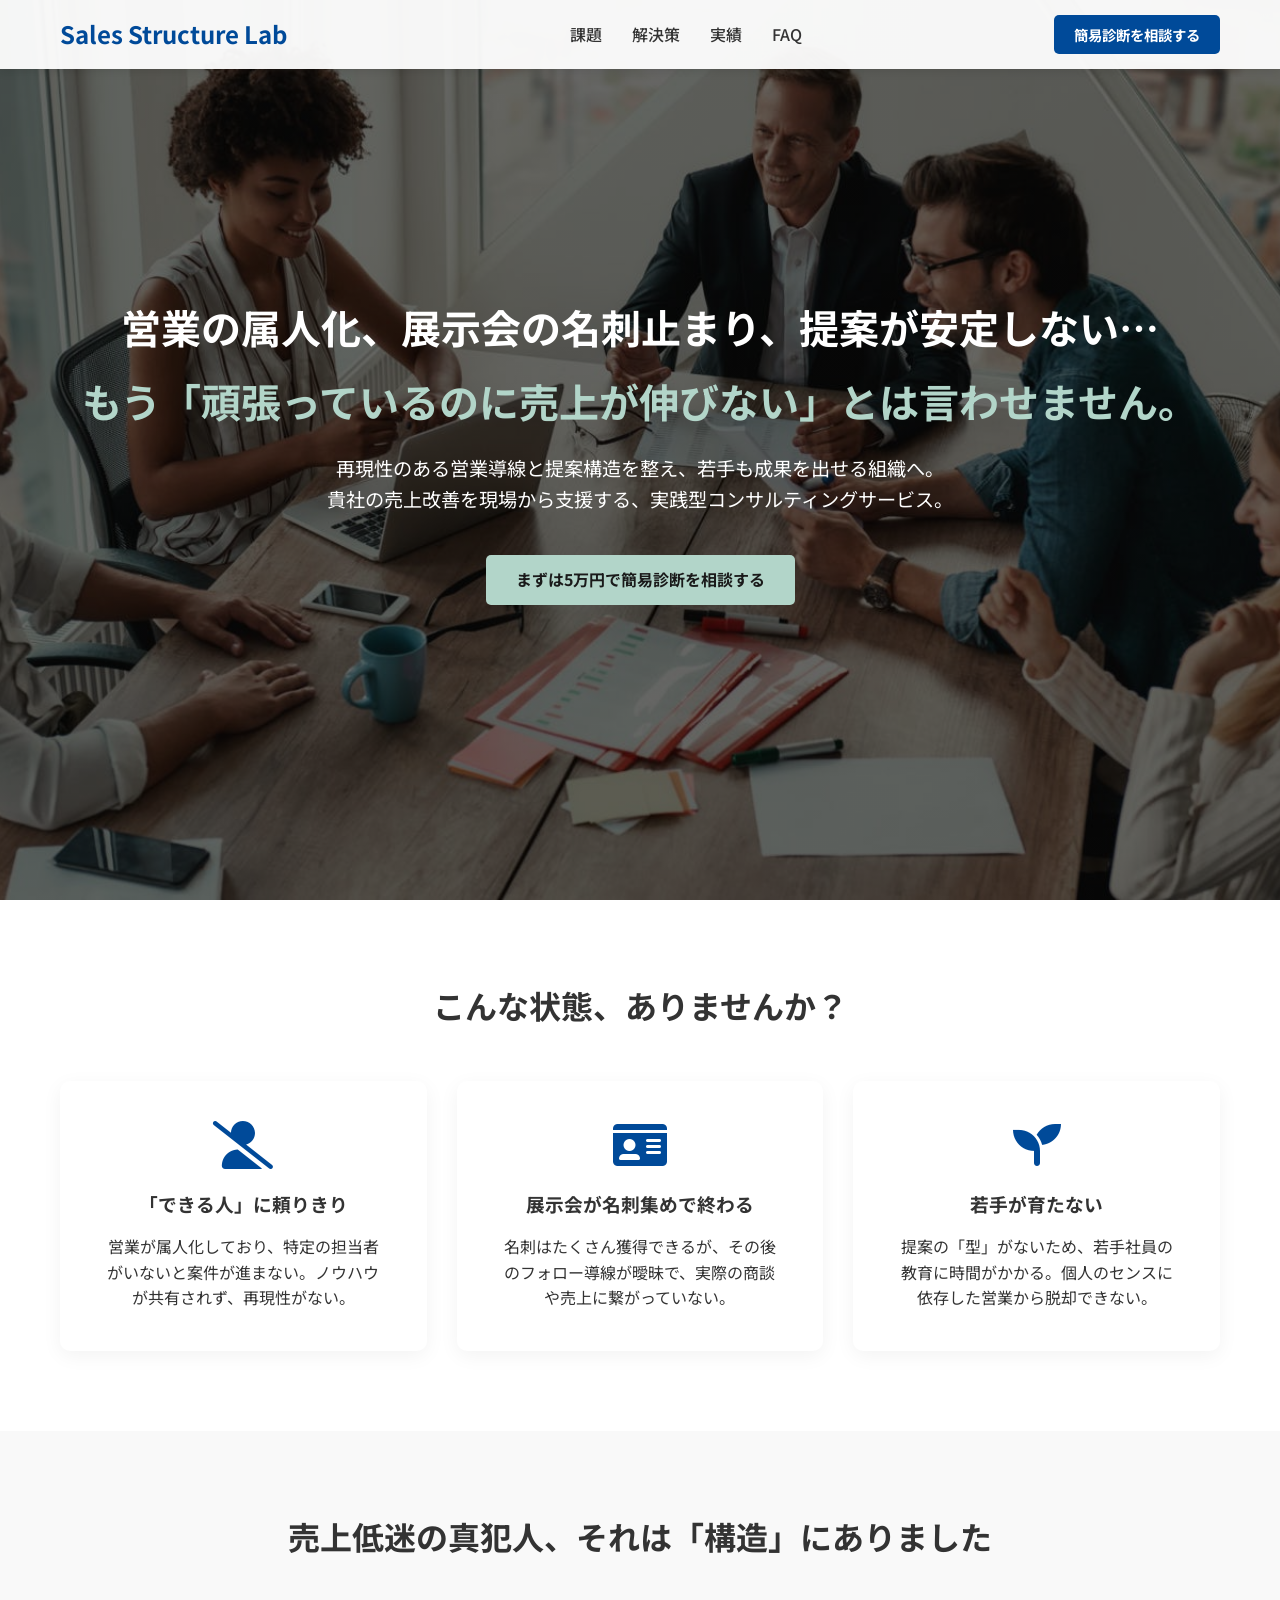
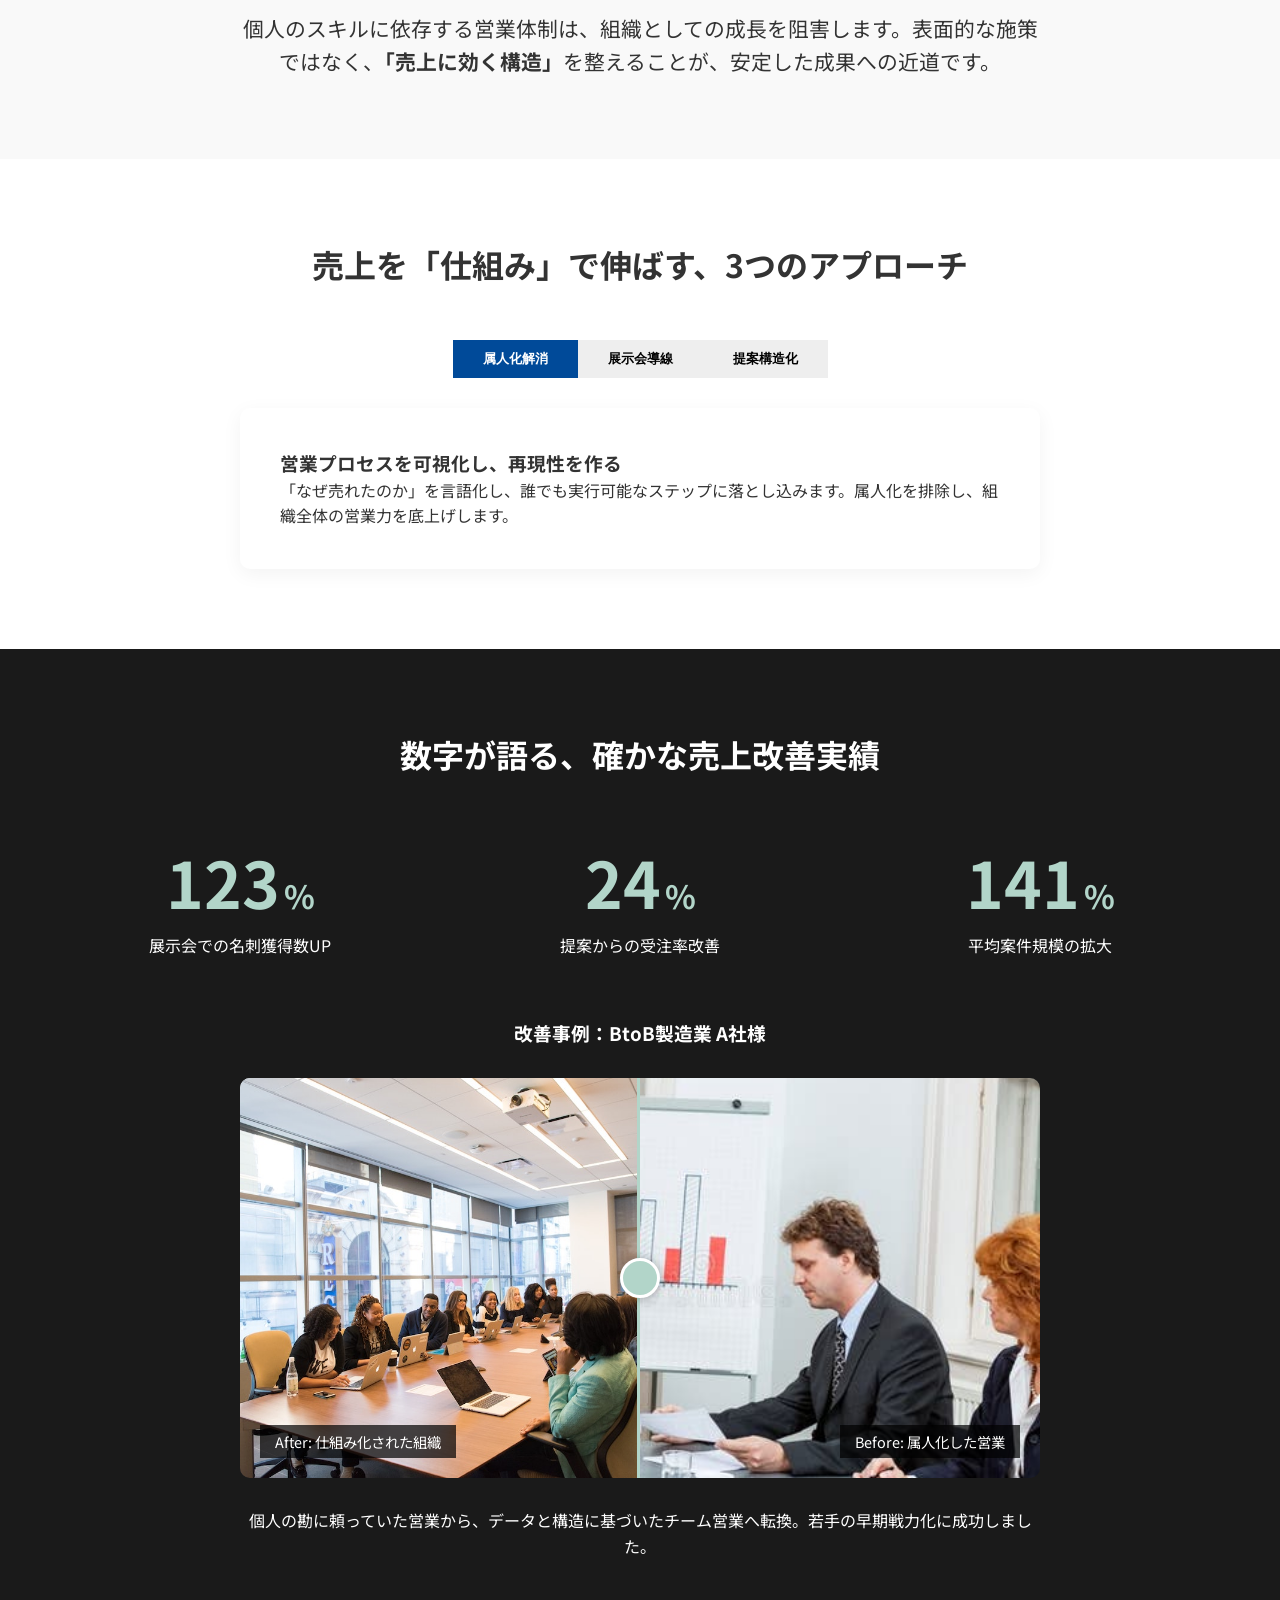
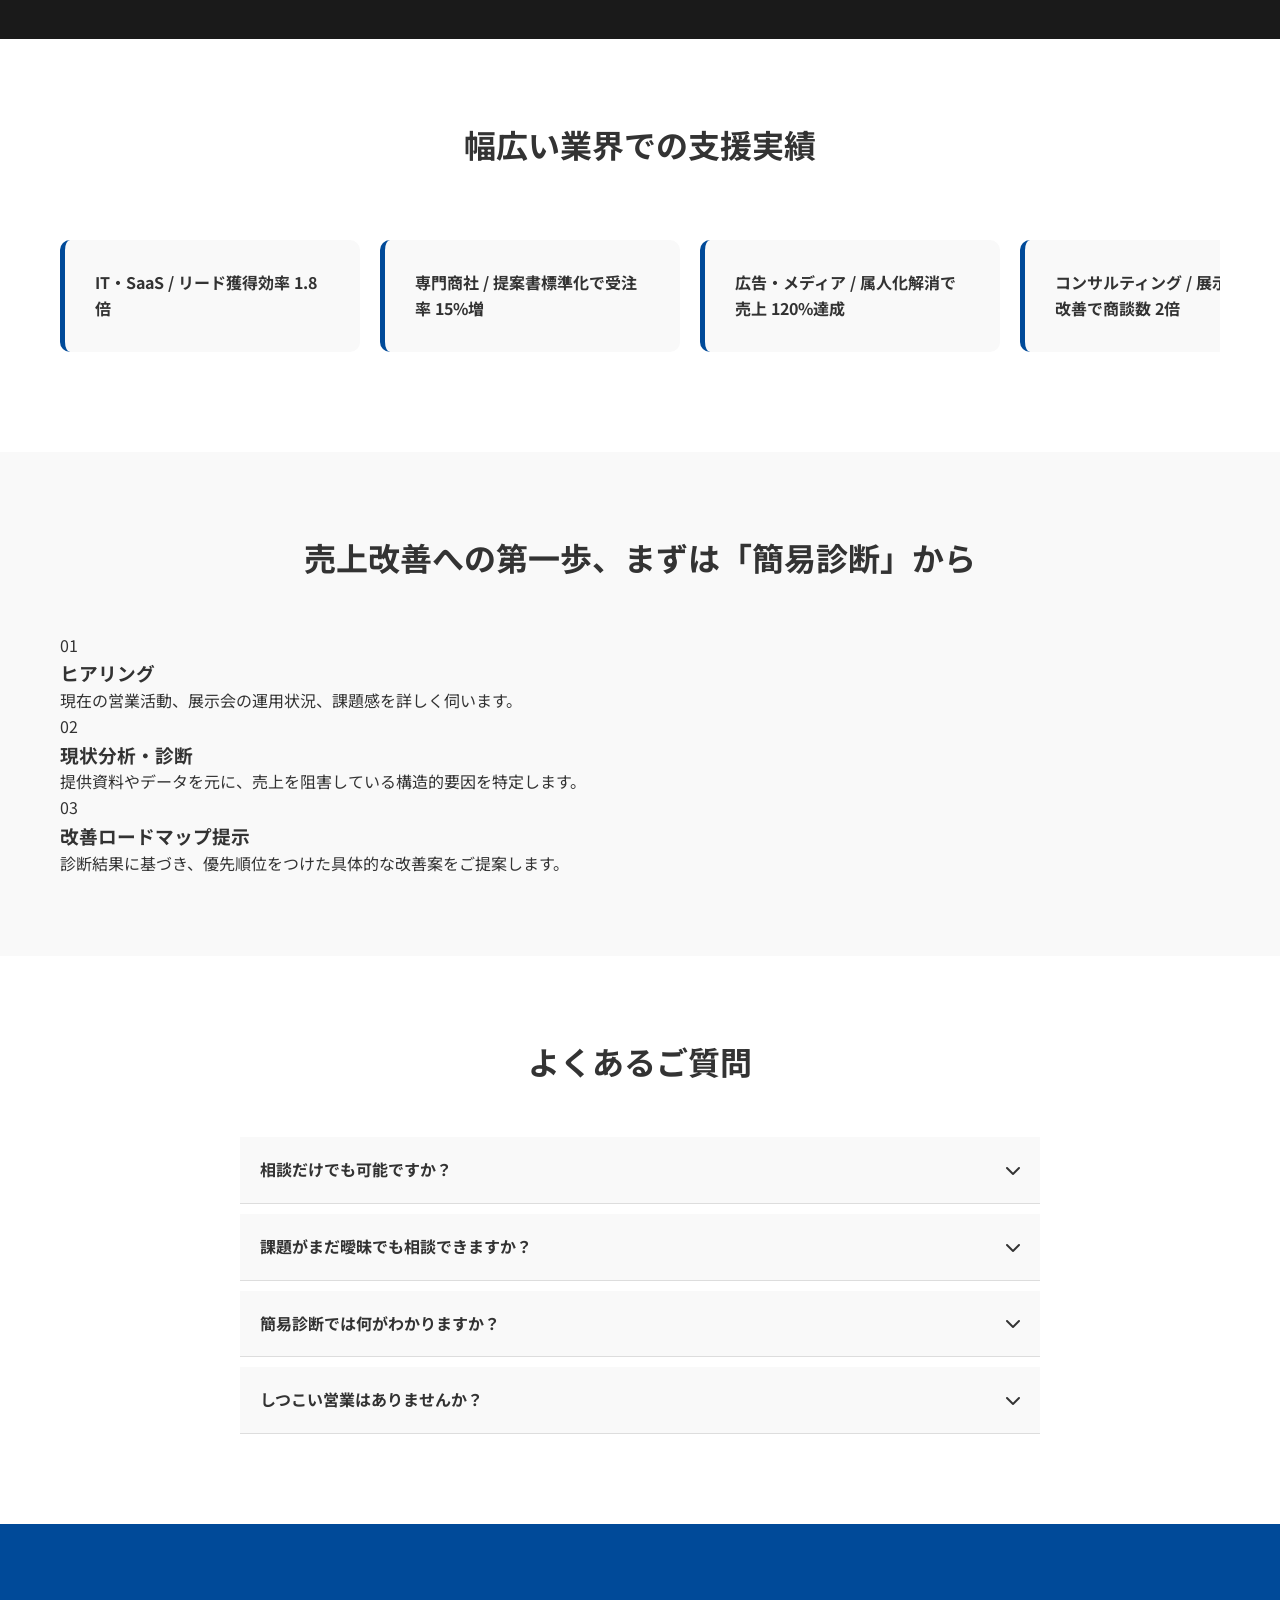
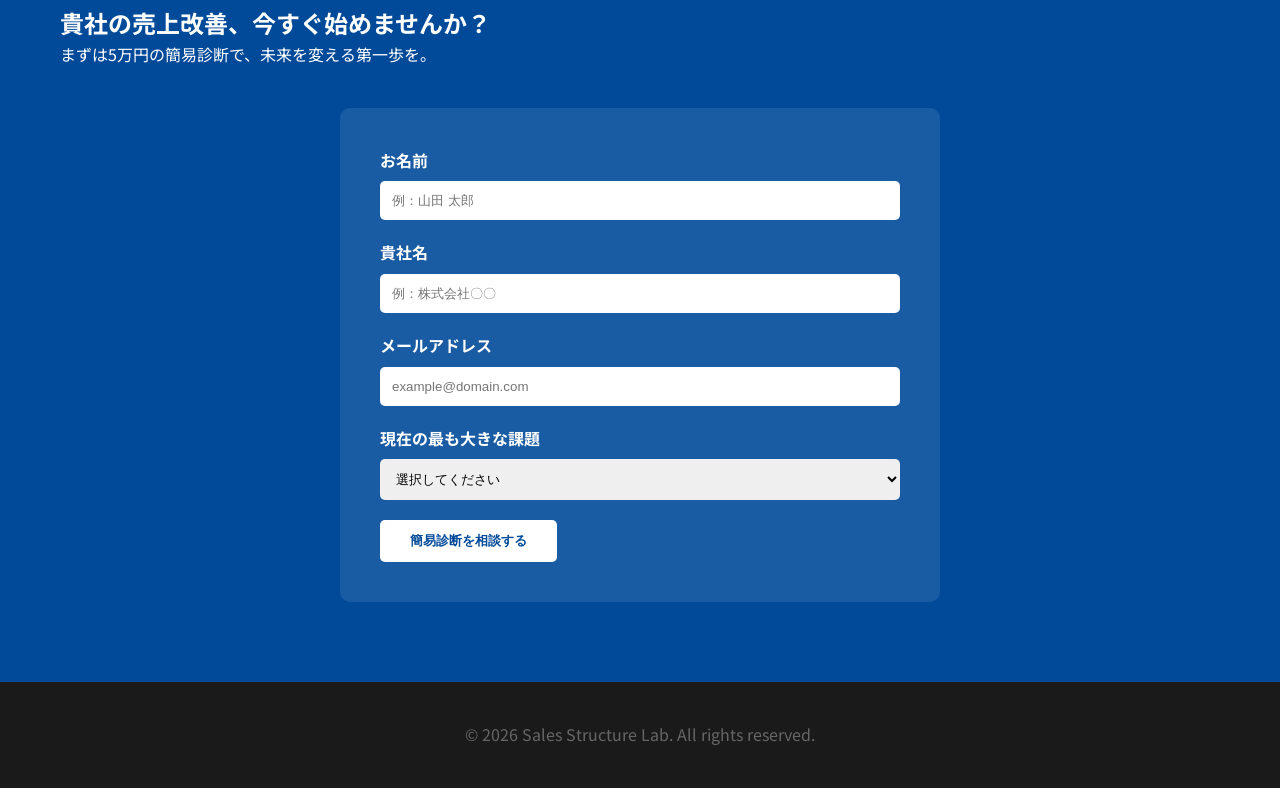
<file: index.html>
<!DOCTYPE html>
<html lang="ja">
<head>
    <meta charset="UTF-8">
    <meta name="viewport" content="width=device-width, initial-scale=1.0">
    <title>営業改善コンサルティング | 属人化解消・売上最大化</title>
    <meta name="description" content="営業の属人化を解消し、再現性のある提案構造と展示会導線を整える。5万円の簡易診断から始める売上改善サービス。">
    <link rel="stylesheet" href="style.css">
    <link rel="stylesheet" href="https://cdnjs.cloudflare.com/ajax/libs/font-awesome/6.0.0/css/all.min.css">
    <!-- Google Fonts -->
    <link href="https://fonts.googleapis.com/css2?family=Noto+Sans+JP:wght@400;700&display=swap" rel="stylesheet">
</head>
<body>

    <!-- 1. スクロール進捗バー -->
    <div id="scroll-progress"></div>

    <!-- ヘッダー -->
    <header>
        <div class="container">
            <div class="logo">Sales Structure Lab</div>
            <nav>
                <ul>
                    <li><a href="#problems">課題</a></li>
                    <li><a href="#solution">解決策</a></li>
                    <li><a href="#results">実績</a></li>
                    <li><a href="#faq">FAQ</a></li>
                </ul>
            </nav>
            <a href="#cta" class="btn btn-header">簡易診断を相談する</a>
        </div>
    </header>

    <!-- 1. ファーストビュー -->
    <section id="hero" class="hero-section">
        <div class="container">
            <div class="hero-content fade-in">
                <h1>営業の属人化、展示会の名刺止まり、提案が安定しない…<br><span>もう「頑張っているのに売上が伸びない」とは言わせません。</span></h1>
                <p>再現性のある営業導線と提案構造を整え、若手も成果を出せる組織へ。<br>貴社の売上改善を現場から支援する、実践型コンサルティングサービス。</p>
                <div class="hero-btns">
                    <a href="#cta" class="btn btn-primary">まずは5万円で簡易診断を相談する</a>
                </div>
            </div>
        </div>
    </section>

    <!-- 2. 共感セクション -->
    <section id="problems" class="section">
        <div class="container">
            <h2 class="section-title fade-in">こんな状態、ありませんか？</h2>
            <div class="problem-grid">
                <div class="problem-card fade-in">
                    <i class="fas fa-user-slash"></i>
                    <h3>「できる人」に頼りきり</h3>
                    <p>営業が属人化しており、特定の担当者がいないと案件が進まない。ノウハウが共有されず、再現性がない。</p>
                </div>
                <div class="problem-card fade-in">
                    <i class="fas fa-id-card"></i>
                    <h3>展示会が名刺集めで終わる</h3>
                    <p>名刺はたくさん獲得できるが、その後のフォロー導線が曖昧で、実際の商談や売上に繋がっていない。</p>
                </div>
                <div class="problem-card fade-in">
                    <i class="fas fa-seedling"></i>
                    <h3>若手が育たない</h3>
                    <p>提案の「型」がないため、若手社員の教育に時間がかかる。個人のセンスに依存した営業から脱却できない。</p>
                </div>
            </div>
        </div>
    </section>

    <!-- 3. 課題の本質 -->
    <section id="essence" class="section bg-light">
        <div class="container">
            <div class="essence-content fade-in">
                <h2 class="section-title">売上低迷の真犯人、それは「構造」にありました</h2>
                <p>個人のスキルに依存する営業体制は、組織としての成長を阻害します。表面的な施策ではなく、<strong>「売上に効く構造」</strong>を整えることが、安定した成果への近道です。</p>
            </div>
        </div>
    </section>

    <!-- 4. 解決策の提示 -->
    <section id="solution" class="section">
        <div class="container">
            <h2 class="section-title fade-in">売上を「仕組み」で伸ばす、3つのアプローチ</h2>
            <!-- 7. タブ切替 -->
            <div class="tabs fade-in">
                <div class="tab-buttons">
                    <button class="tab-btn active" data-tab="tab1">属人化解消</button>
                    <button class="tab-btn" data-tab="tab2">展示会導線</button>
                    <button class="tab-btn" data-tab="tab3">提案構造化</button>
                </div>
                <div class="tab-content">
                    <div id="tab1" class="tab-pane active">
                        <h3>営業プロセスを可視化し、再現性を作る</h3>
                        <p>「なぜ売れたのか」を言語化し、誰でも実行可能なステップに落とし込みます。属人化を排除し、組織全体の営業力を底上げします。</p>
                    </div>
                    <div id="tab2" class="tab-pane">
                        <h3>名刺獲得から商談までの最短ルートを設計</h3>
                        <p>展示会後のフォローメール、インサイドセールスとの連携、商談化までのステップを最適化。獲得したリードを無駄にしません。</p>
                    </div>
                    <div id="tab3" class="tab-pane">
                        <h3>顧客に刺さる「勝てる型」を構築</h3>
                        <p>バラバラだった提案書やヒアリング項目を整理。顧客の課題に深く刺さる構造的な提案を実現し、受注率を向上させます。</p>
                    </div>
                </div>
            </div>
        </div>
    </section>

    <!-- 6. 実績・事例 -->
    <section id="results" class="section bg-dark text-white">
        <div class="container">
            <h2 class="section-title fade-in">数字が語る、確かな売上改善実績</h2>
            <div class="results-grid">
                <div class="result-item fade-in">
                    <!-- 2. 数字のカウントアップ -->
                    <div class="counter" data-target="130">0</div>
                    <div class="counter-unit">%</div>
                    <p>展示会での名刺獲得数UP</p>
                </div>
                <div class="result-item fade-in">
                    <div class="counter" data-target="25">0</div>
                    <div class="counter-unit">%</div>
                    <p>提案からの受注率改善</p>
                </div>
                <div class="result-item fade-in">
                    <div class="counter" data-target="150">0</div>
                    <div class="counter-unit">%</div>
                    <p>平均案件規模の拡大</p>
                </div>
            </div>

            <!-- 3. Before/After 切替スライダー -->
            <div class="ba-slider-container fade-in">
                <h3>改善事例：BtoB製造業 A社様</h3>
                <div class="ba-slider">
                    <div class="ba-before">
                        <img src="images/meeting.jpg" alt="Before">
                        <div class="ba-label">Before: 属人化した営業</div>
                    </div>
                    <div class="ba-after">
                        <img src="images/discussion.jpg" alt="After">
                        <div class="ba-label">After: 仕組み化された組織</div>
                    </div>
                    <input type="range" min="0" max="100" value="50" class="ba-range" id="ba-range">
                </div>
                <p class="ba-desc">個人の勘に頼っていた営業から、データと構造に基づいたチーム営業へ転換。若手の早期戦力化に成功しました。</p>
            </div>
        </div>
    </section>

    <!-- 8. 実績カードのスライダー -->
    <section class="section">
        <div class="container">
            <h2 class="section-title fade-in">幅広い業界での支援実績</h2>
            <div class="slider-wrapper fade-in">
                <div class="card-slider" id="card-slider">
                    <div class="card">IT・SaaS / リード獲得効率 1.8倍</div>
                    <div class="card">専門商社 / 提案書標準化で受注率 15%増</div>
                    <div class="card">広告・メディア / 属人化解消で売上 120%達成</div>
                    <div class="card">コンサルティング / 展示会導線改善で商談数 2倍</div>
                </div>
            </div>
        </div>
    </section>

    <!-- 7. 進め方・診断の流れ -->
    <section id="process" class="section bg-light">
        <div class="container">
            <h2 class="section-title fade-in">売上改善への第一歩、まずは「簡易診断」から</h2>
            <div class="process-steps">
                <div class="step fade-in">
                    <div class="step-num">01</div>
                    <h3>ヒアリング</h3>
                    <p>現在の営業活動、展示会の運用状況、課題感を詳しく伺います。</p>
                </div>
                <div class="step fade-in">
                    <div class="step-num">02</div>
                    <h3>現状分析・診断</h3>
                    <p>提供資料やデータを元に、売上を阻害している構造的要因を特定します。</p>
                </div>
                <div class="step fade-in">
                    <div class="step-num">03</div>
                    <h3>改善ロードマップ提示</h3>
                    <p>診断結果に基づき、優先順位をつけた具体的な改善案をご提案します。</p>
                </div>
            </div>
        </div>
    </section>

    <!-- 10. FAQ -->
    <section id="faq" class="section">
        <div class="container">
            <h2 class="section-title fade-in">よくあるご質問</h2>
            <!-- 4. FAQアコーディオン -->
            <div class="faq-container fade-in">
                <div class="faq-item">
                    <div class="faq-question">相談だけでも可能ですか？ <i class="fas fa-chevron-down"></i></div>
                    <div class="faq-answer">はい、もちろんです。まだ課題が明確でなくても、まずは貴社の状況をお聞かせください。</div>
                </div>
                <div class="faq-item">
                    <div class="faq-question">課題がまだ曖昧でも相談できますか？ <i class="fas fa-chevron-down"></i></div>
                    <div class="faq-answer">はい、問題ありません。多くの企業様が、漠然とした「売上が伸びない」という課題感からご相談にいらっしゃいます。</div>
                </div>
                <div class="faq-item">
                    <div class="faq-question">簡易診断では何がわかりますか？ <i class="fas fa-chevron-down"></i></div>
                    <div class="faq-answer">貴社の営業プロセス、提案構造、展示会導線などを評価し、売上低迷の根本原因と改善ポイントを明確にします。</div>
                </div>
                <div class="faq-item">
                    <div class="faq-question">しつこい営業はありませんか？ <i class="fas fa-chevron-down"></i></div>
                    <div class="faq-answer">ご安心ください。弊社は現場の課題に寄り添うことを重視しており、強引な営業は一切行いません。</div>
                </div>
            </div>
        </div>
    </section>

    <!-- 11. 最終CTA & 9. 入力補助付きフォーム -->
    <section id="cta" class="section bg-primary text-white">
        <div class="container">
            <div class="cta-content fade-in">
                <h2>貴社の売上改善、今すぐ始めませんか？</h2>
                <p>まずは5万円の簡易診断で、未来を変える第一歩を。</p>
                <form id="diagnosis-form" class="diagnosis-form" action="https://formspree.io/f/shim20180305@gmail.com" method="POST">
                    <div class="form-group">
                        <label for="name">お名前</label>
                        <input type="text" id="name" placeholder="例：山田 太郎" required>
                    </div>
                    <div class="form-group">
                        <label for="company">貴社名</label>
                        <input type="text" id="company" placeholder="例：株式会社〇〇" required>
                    </div>
                    <div class="form-group">
                        <label for="email">メールアドレス</label>
                        <input type="email" id="email" placeholder="example@domain.com" required>
                    </div>
                    <div class="form-group">
                        <label for="issue">現在の最も大きな課題</label>
                        <select id="issue">
                            <option value="">選択してください</option>
                            <option value="1">営業の属人化</option>
                            <option value="2">展示会からの成約率が低い</option>
                            <option value="3">若手育成が進まない</option>
                            <option value="4">その他</option>
                        </select>
                    </div>
                    <button type="submit" class="btn btn-white">簡易診断を相談する</button>
                </form>
            </div>
        </div>
    </section>

    <!-- 5. 追従CTAボタン -->
    <div id="sticky-cta" class="sticky-cta">
        <a href="#cta" class="btn btn-primary">簡易診断を相談する</a>
    </div>

    <!-- 10. 離脱前の軽いポップアップCTA -->
    <div id="exit-popup" class="exit-popup">
        <div class="popup-content">
            <span class="close-popup">&times;</span>
            <h3>お帰りですか？</h3>
            <p>最後に「売上改善のチェックリスト」を無料で受け取りませんか？</p>
            <a href="#cta" class="btn btn-primary">チェックリストをもらう</a>
        </div>
    </div>

    <footer>
        <div class="container">
            <p>&copy; 2026 Sales Structure Lab. All rights reserved.</p>
        </div>
    </footer>

    <script src="script.js"></script>
</body>
</html>
</file>
<file: style.css>
/* 共通設定 */
:root {
    --primary-color: #004a99;
    --accent-color: #B2D5C9;
    --text-color: #333;
    --bg-light: #f9f9f9;
    --bg-dark: #1a1a1a;
    --white: #ffffff;
    --transition: all 0.3s ease;
}

* {
    margin: 0;
    padding: 0;
    box-sizing: border-box;
}

body {
    font-family: 'Noto Sans JP', sans-serif;
    color: var(--text-color);
    line-height: 1.6;
    overflow-x: hidden;
}

.container {
    max-width: 1200px;
    margin: 0 auto;
    padding: 0 20px;
}

section {
    padding: 80px 0;
}

.bg-light { background-color: var(--bg-light); }
.bg-dark { background-color: var(--bg-dark); }
.bg-primary { background-color: var(--primary-color); }
.text-white { color: var(--white); }

.section-title {
    text-align: center;
    font-size: 2rem;
    margin-bottom: 50px;
    font-weight: 700;
}

/* 1. スクロール進捗バー */
#scroll-progress {
    position: fixed;
    top: 0;
    left: 0;
    width: 0%;
    height: 5px;
    background: var(--accent-color);
    z-index: 1001;
}

/* ヘッダー */
header {
    position: fixed;
    top: 0;
    width: 100%;
    background: rgba(255, 255, 255, 0.95);
    box-shadow: 0 2px 10px rgba(0,0,0,0.1);
    z-index: 1000;
    padding: 15px 0;
}

header .container {
    display: flex;
    justify-content: space-between;
    align-items: center;
}

.logo {
    font-weight: 700;
    font-size: 1.5rem;
    color: var(--primary-color);
}

nav ul {
    display: flex;
    list-style: none;
}

nav ul li {
    margin-left: 30px;
}

nav ul li a {
    text-decoration: none;
    color: var(--text-color);
    font-weight: 500;
    transition: var(--transition);
}

nav ul li a:hover {
    color: var(--primary-color);
}

.btn {
    display: inline-block;
    padding: 12px 30px;
    border-radius: 5px;
    text-decoration: none;
    font-weight: 700;
    transition: var(--transition);
    cursor: pointer;
    border: none;
}

.btn-header {
    background: var(--primary-color);
    color: var(--white);
    padding: 8px 20px;
    font-size: 0.9rem;
}

.btn-primary {
    background: var(--accent-color);
    color: var(--bg-dark);
}

.btn-primary:hover {
    opacity: 0.9;
    transform: translateY(-2px);
}

.btn-white {
    background: var(--white);
    color: var(--primary-color);
}

/* ファーストビュー */
.hero-section {
    height: 100vh;
    background: linear-gradient(rgba(0,0,0,0.6), rgba(0,0,0,0.6)), url('images/hero.webp') no-repeat center center/cover;
    display: flex;
    align-items: center;
    text-align: center;
    color: var(--white);
    padding-top: 80px;
}

.hero-content h1 {
    font-size: 2.5rem;
    margin-bottom: 20px;
}

.hero-content h1 span {
    color: var(--accent-color);
    display: block;
    margin-top: 10px;
}

.hero-content p {
    font-size: 1.2rem;
    margin-bottom: 40px;
    max-width: 800px;
    margin-left: auto;
    margin-right: auto;
}

/* 共感セクション */
.problem-grid {
    display: grid;
    grid-template-columns: repeat(auto-fit, minmax(300px, 1fr));
    gap: 30px;
}

.problem-card {
    background: var(--white);
    padding: 40px;
    border-radius: 10px;
    box-shadow: 0 5px 20px rgba(0,0,0,0.05);
    text-align: center;
}

.problem-card i {
    font-size: 3rem;
    color: var(--primary-color);
    margin-bottom: 20px;
}

.problem-card h3 {
    margin-bottom: 15px;
}

/* 課題の本質 */
.essence-content {
    text-align: center;
    max-width: 800px;
    margin: 0 auto;
}

.essence-content p {
    font-size: 1.3rem;
}

/* 7. タブ切替 */
.tabs {
    max-width: 800px;
    margin: 0 auto;
}

.tab-buttons {
    display: flex;
    justify-content: center;
    margin-bottom: 30px;
}

.tab-btn {
    padding: 10px 30px;
    background: #eee;
    border: none;
    cursor: pointer;
    font-weight: 700;
    transition: var(--transition);
}

.tab-btn.active {
    background: var(--primary-color);
    color: var(--white);
}

.tab-pane {
    display: none;
    background: var(--white);
    padding: 40px;
    border-radius: 10px;
    box-shadow: 0 5px 20px rgba(0,0,0,0.05);
}

.tab-pane.active {
    display: block;
    animation: fadeIn 0.5s;
}

/* 2. カウントアップ */
.results-grid {
    display: grid;
    grid-template-columns: repeat(auto-fit, minmax(250px, 1fr));
    gap: 40px;
    text-align: center;
    margin-bottom: 60px;
}

.counter {
    font-size: 4rem;
    font-weight: 700;
    color: var(--accent-color);
    display: inline-block;
}

.counter-unit {
    font-size: 2rem;
    font-weight: 700;
    color: var(--accent-color);
    display: inline-block;
}

/* 3. Before/After 切替スライダー */
.ba-slider-container {
    max-width: 800px;
    margin: 0 auto;
    text-align: center;
}

.ba-slider {
    position: relative;
    width: 100%;
    height: 400px;
    overflow: hidden;
    border-radius: 10px;
    margin: 30px 0;
}

.ba-before, .ba-after {
    position: absolute;
    top: 0;
    left: 0;
    width: 100%;
    height: 100%;
}

.ba-before img, .ba-after img {
    width: 100%;
    height: 100%;
    object-fit: cover;
}

.ba-after {
    width: 50%;
    border-right: 3px solid var(--accent-color);
}

.ba-label {
    position: absolute;
    bottom: 20px;
    padding: 5px 15px;
    background: rgba(0,0,0,0.7);
    color: var(--white);
    font-size: 0.9rem;
}

.ba-before .ba-label { right: 20px; }
.ba-after .ba-label { left: 20px; }

.ba-range {
    position: absolute;
    top: 0;
    left: 0;
    width: 100%;
    height: 100%;
    background: transparent;
    -webkit-appearance: none;
    cursor: pointer;
    z-index: 2;
}

.ba-range::-webkit-slider-thumb {
    -webkit-appearance: none;
    width: 40px;
    height: 40px;
    background: var(--accent-color);
    border-radius: 50%;
    border: 3px solid var(--white);
    box-shadow: 0 0 10px rgba(0,0,0,0.3);
}

/* 8. 実績カードのスライダー */
.slider-wrapper {
    overflow: hidden;
    padding: 20px 0;
}

.card-slider {
    display: flex;
    gap: 20px;
    transition: transform 0.5s ease;
}

.card {
    flex: 0 0 300px;
    background: var(--bg-light);
    padding: 30px;
    border-radius: 10px;
    border-left: 5px solid var(--primary-color);
    font-weight: 700;
}

/* 4. FAQアコーディオン */
.faq-container {
    max-width: 800px;
    margin: 0 auto;
}

.faq-item {
    border-bottom: 1px solid #ddd;
    margin-bottom: 10px;
}

.faq-question {
    padding: 20px;
    background: var(--bg-light);
    cursor: pointer;
    font-weight: 700;
    display: flex;
    justify-content: space-between;
    align-items: center;
}

.faq-answer {
    padding: 0 20px;
    max-height: 0;
    overflow: hidden;
    transition: max-height 0.3s ease-out, padding 0.3s ease;
}

.faq-item.active .faq-answer {
    max-height: 200px;
    padding: 20px;
}

.faq-item.active .faq-question i {
    transform: rotate(180deg);
}

/* 9. 簡易診断フォーム */
.diagnosis-form {
    max-width: 600px;
    margin: 40px auto 0;
    background: rgba(255,255,255,0.1);
    padding: 40px;
    border-radius: 10px;
    text-align: left;
}

.form-group {
    margin-bottom: 20px;
}

.form-group label {
    display: block;
    margin-bottom: 8px;
    font-weight: 700;
}

.form-group input, .form-group select {
    width: 100%;
    padding: 12px;
    border: none;
    border-radius: 5px;
}

/* 5. 追従CTA */
.sticky-cta {
    position: fixed;
    bottom: 30px;
    right: 30px;
    z-index: 999;
    opacity: 0;
    visibility: hidden;
    transition: var(--transition);
}

.sticky-cta.show {
    opacity: 1;
    visibility: visible;
}

/* 10. 離脱ポップアップ */
.exit-popup {
    position: fixed;
    top: 0;
    left: 0;
    width: 100%;
    height: 100%;
    background: rgba(0,0,0,0.8);
    display: none;
    justify-content: center;
    align-items: center;
    z-index: 2000;
}

.popup-content {
    background: var(--white);
    padding: 50px;
    border-radius: 10px;
    text-align: center;
    position: relative;
    max-width: 500px;
}

.close-popup {
    position: absolute;
    top: 15px;
    right: 20px;
    font-size: 2rem;
    cursor: pointer;
}

/* アニメーション */
.fade-in {
    opacity: 0;
    transform: translateY(30px);
    transition: opacity 0.8s ease-out, transform 0.8s ease-out;
}

.fade-in.appear {
    opacity: 1;
    transform: translateY(0);
}

@keyframes fadeIn {
    from { opacity: 0; }
    to { opacity: 1; }
}

/* レスポンシブ */
@media (max-width: 768px) {
    header nav { display: none; }
    .hero-content h1 { font-size: 1.8rem; }
    .section-title { font-size: 1.5rem; }
    .ba-slider { height: 250px; }
    .counter { font-size: 3rem; }
    .popup-content { padding: 30px; margin: 20px; }
}

footer {
    padding: 40px 0;
    text-align: center;
    background: var(--bg-dark);
    color: #666;
}
</file>
